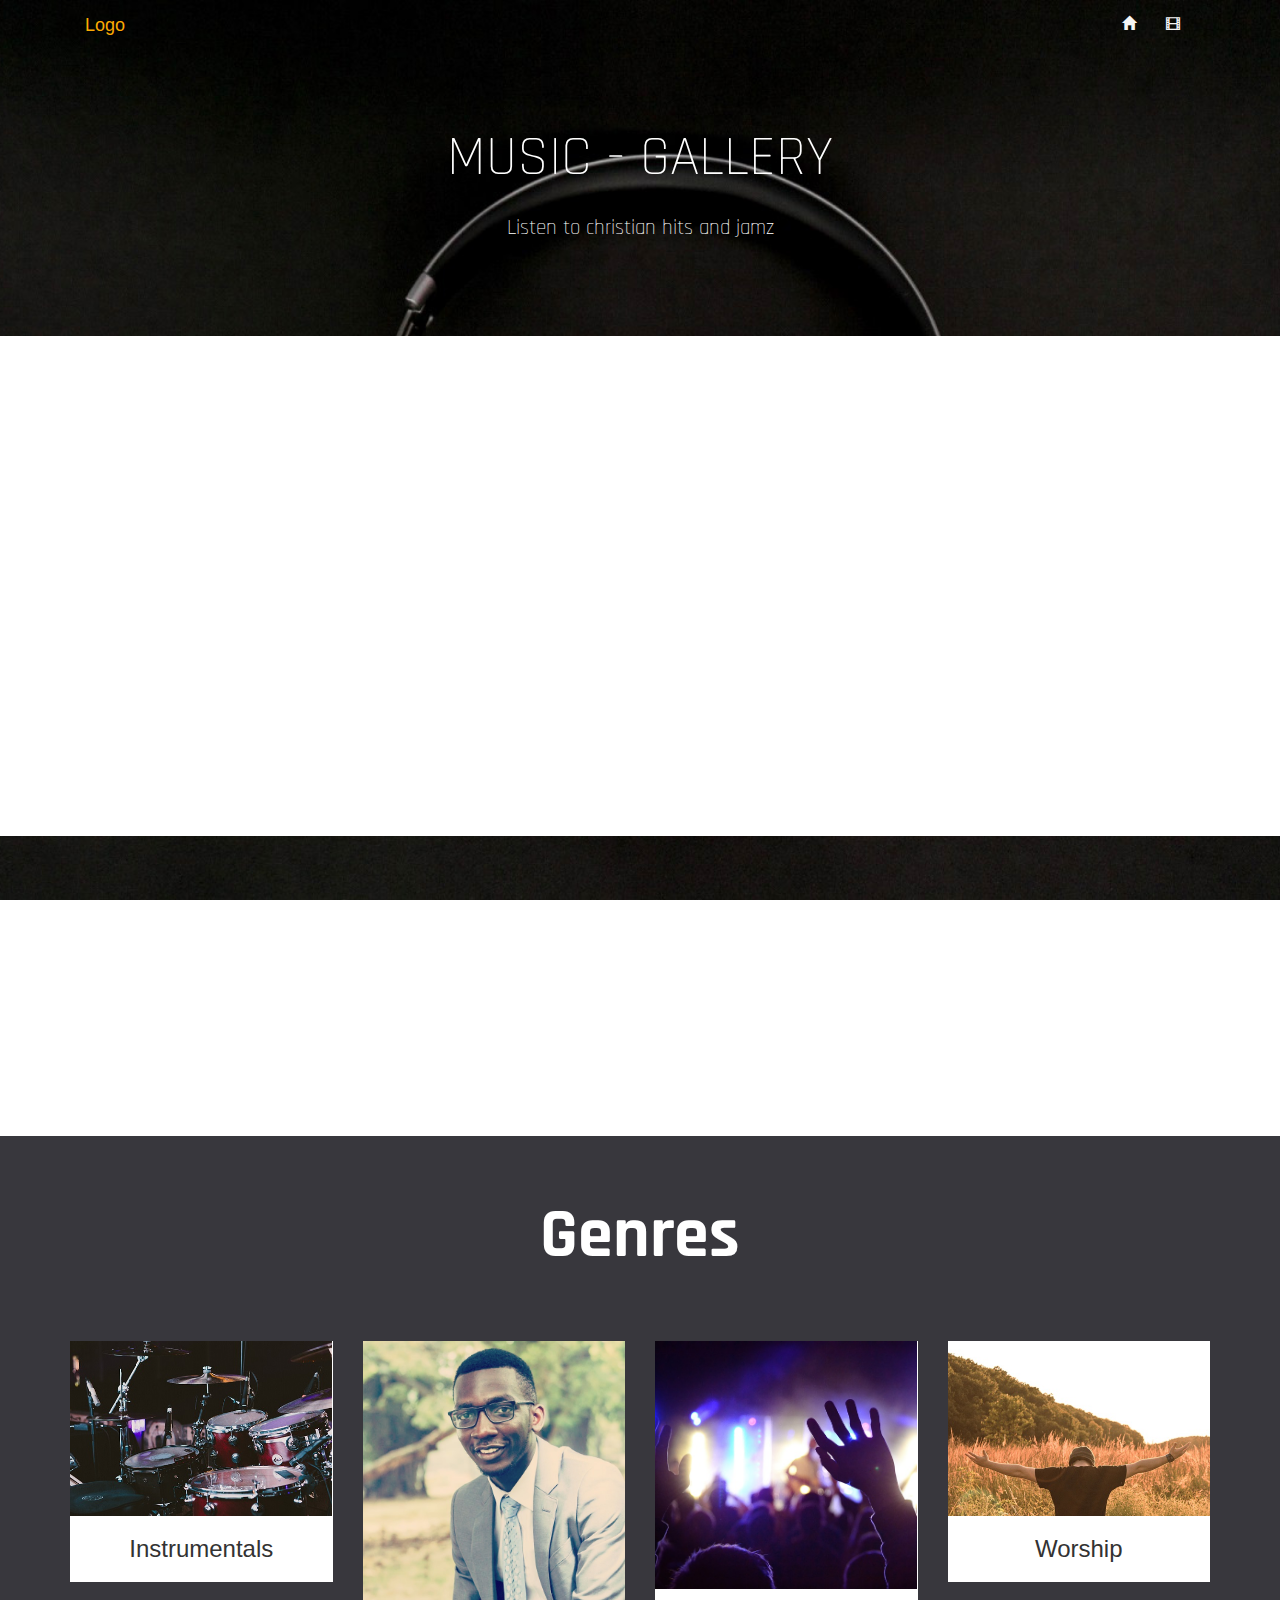
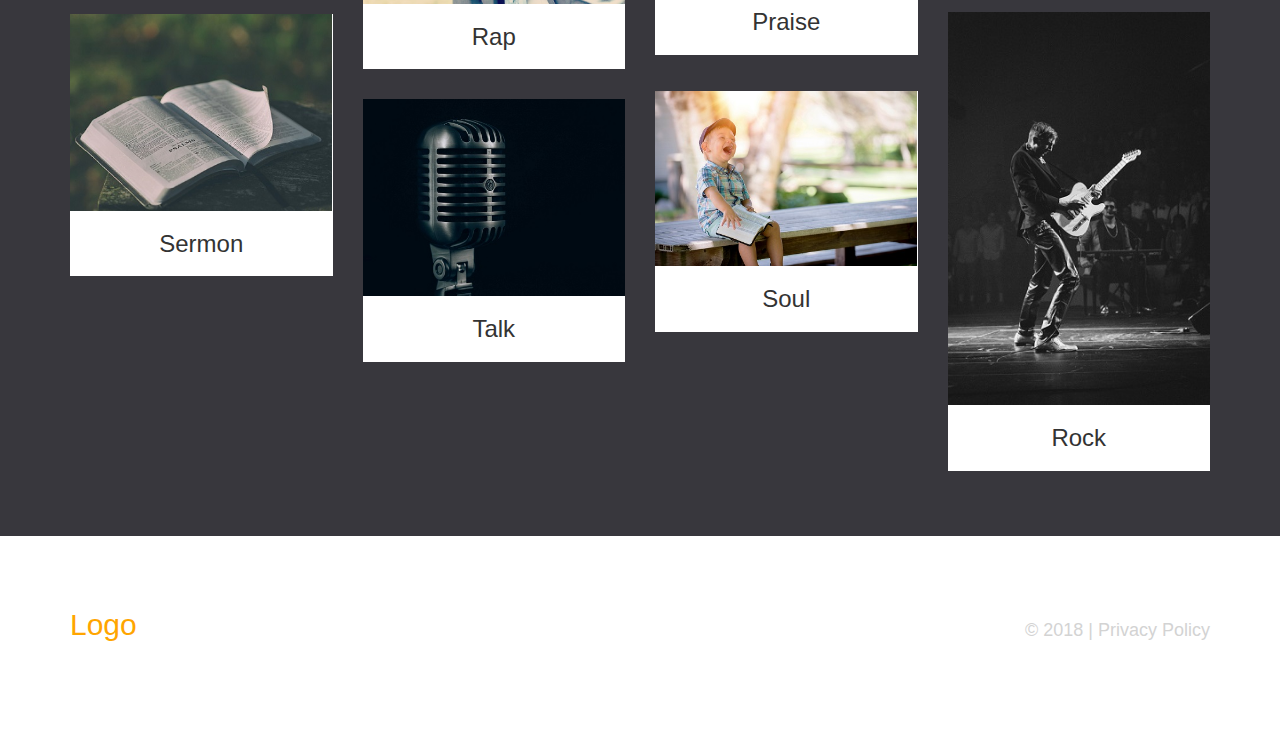
<file: html/music.html>
<html>
  <head>
    <meta name="viewport" content="width=device-width, initial-scale=1, minimum-scale=1, maximum-scale=1" />  
    <meta charset="utf-8"/>
    <title>Music | Parish</title>
    <link rel="stylesheet" type="text/css" href="../lib/bootstrap/dist/css/bootstrap.min.css"/>
    <link rel="stylesheet" href="https://maxcdn.bootstrapcdn.com/bootstrap/3.3.7/css/bootstrap.min.css">
    <link rel="stylesheet" type="text/css" href="../css/site.css"/>
    <link rel="stylesheet" type="text/css" href="../css/video.css"/>
    <link rel="stylesheet" type="text/css" href="../css/music.css"/>
    <link href="https://fonts.googleapis.com/css?family=Kalam:300,400,700|Rajdhani:300,400,500,600,700" rel="stylesheet">
  </head>
  <body>
    <div class="specs">
      <div class="container">
        <nav class="navbar navbar-inverse my-navbar">
          <div class="container-fluid nav-narrow">
            <div class="navbar-header">
              <button type="button" class="navbar-toggle collapsed" data-toggle="collapse" data-target="#music-collapse" aria-expanded="false">
                <span class="sr-only">Toggle navigation</span>
                <span class="icon-bar"></span>
                <span class="icon-bar"></span>
                <span class="icon-bar"></span>
              </button>
              <a class="navbar-brand" href="index.html">Logo</a>
            </div>

            <div class="collapse navbar-collapse" id="music-collapse">
              <ul class="nav navbar-nav navbar-right">
                <li class="spacer"><a href="index.html"><span class="glyphicon glyphicon-home"></span></a></li>
                <li class="spacer"><a href="video.html"><span class="glyphicon glyphicon-film"></span></a></li>
              </ul>
            </div>
          </div>
        </nav>
      </div>

        <div class="jumbotron text-center transparency">
          <p id="big-text">MUSIC - GALLERY</h1>
          <p id="small-text">Listen to christian hits and jamz</p>
        </div>
      </div>

     <div class="total">
       <div class="container">
         
       </div>
     </div> 

    <div class="empty">
       <div class="container">
         
       </div>
     </div> 

    <div class="musiccustom">
      <p class="text-center">
        <input type="button" id="backButton" value="Back">
        <label id="title" class="text-center">Genres</label>
      </p>
      <div class="container" id="mainpage">
        <div class="row" id="row1">
          <div class="col-md-3">
            <div class="thumbnail" id="instrumentalsid">
              <a href="#"></a>
              <img src="../img/Drumset.jpg" alt="Picture">
              <div class="caption">
                <h3 class="text-center">Instrumentals</h3>
              </div>
            </div>
          </div>
          <div class="col-md-3">
            <div class="thumbnail" id="rapId">
              <a href="#"></a>
              <img src="../img/BroOlu.jpg" alt="Picture">
              <div class="caption">
                <h3 class="text-center">Rap</h3>
              </div>
            </div>
          </div>
          <div class="col-md-3">
            <div class="thumbnail" id="praiseId">
              <a type="button"></a>
              <img src="../img/worship.jpg" alt="Picture">
              <div class="caption">
                <h3 class="text-center">Praise</h3>
              </div>
            </div>
          </div>
          <div class="col-md-3">
            <div class="thumbnail" id="worshipId">
              <a href="#"></a>
              <img src="../img/worshipfieldm.jpg" alt="Picture">
              <div class="caption">
                <h3 class="text-center">Worship</h3>
              </div>
            </div>
          </div>
        </div>
        <div class="row" id="row2">
          <div class="col-md-3">
            <div class="thumbnail" id="sermonId">
              <a href="#"></a>
              <img src="../img/biblem.jpg" alt="Picture">
              <div class="caption">
                <h3 class="text-center">Sermon</h3>
              </div>
            </div>
          </div>
          <div class="col-md-3">
            <div class="thumbnail" id="talkId">
              <a href="#"></a>
              <img src="../img/Mictalk.jpg" alt="Picture">
              <div class="caption">
                <h3 class="text-center">Talk</h3>
              </div>
            </div>
          </div>
          <div class="col-md-3">
            <div class="thumbnail" id="soulId">
              <a href="#"></a>
              <img src="../img/ChildSoulm.jpg" alt="Picture">
              <div class="caption">
                <h3 class="text-center">Soul</h3>
              </div>
            </div>
          </div>
          <div class="col-md-3">
            <div class="thumbnail" id="rockId">
              <a href="#"></a>
              <img src="../img/RockGuitaristm.jpg" alt="Picture">
              <div class="caption">
                <h3 class="text-center">Rock</h3>
              </div>
            </div>
          </div>
        </div>
      </div>
      <div id="preload" class="container">
          <iframe scrolling="no" frameborder="no" allow="autoplay" src="https://w.soundcloud.com/player/?url=https%3A//api.soundcloud.com/playlists/430832651%3Fsecret_token%3Ds-0Xzhs&amp;color=%23ff5500&amp;auto_play=false&amp;hide_related=false&amp;show_comments=true&amp;show_user=true&amp;show_reposts=false&amp;show_teaser=true&amp;visual=true;download=true"></iframe>
        </div>
      </div>

    <section id="footer">
      <div class="container-fluid">
        <div class="container">
          <h2>Logo</h2>
          <h4>&copy; 2018 | Privacy Policy</h4>
        </div>
      </div>
    </section>

    <script src="../lib/jquery/dist/jquery.min.js"></script>
    <script src="../lib/bootstrap/dist/js/bootstrap.min.js"></script>
    <script
    src="https://code.jquery.com/jquery-3.2.1.js"
    integrity="sha256-DZAnKJ/6XZ9si04Hgrsxu/8s717jcIzLy3oi35EouyE="
    crossorigin="anonymous"></script>
    <script src="https://maxcdn.bootstrapcdn.com/bootstrap/3.3.7/js/bootstrap.min.js"></script>
    <script src="../js/music.js"></script>
  </body>
</html>
</file>
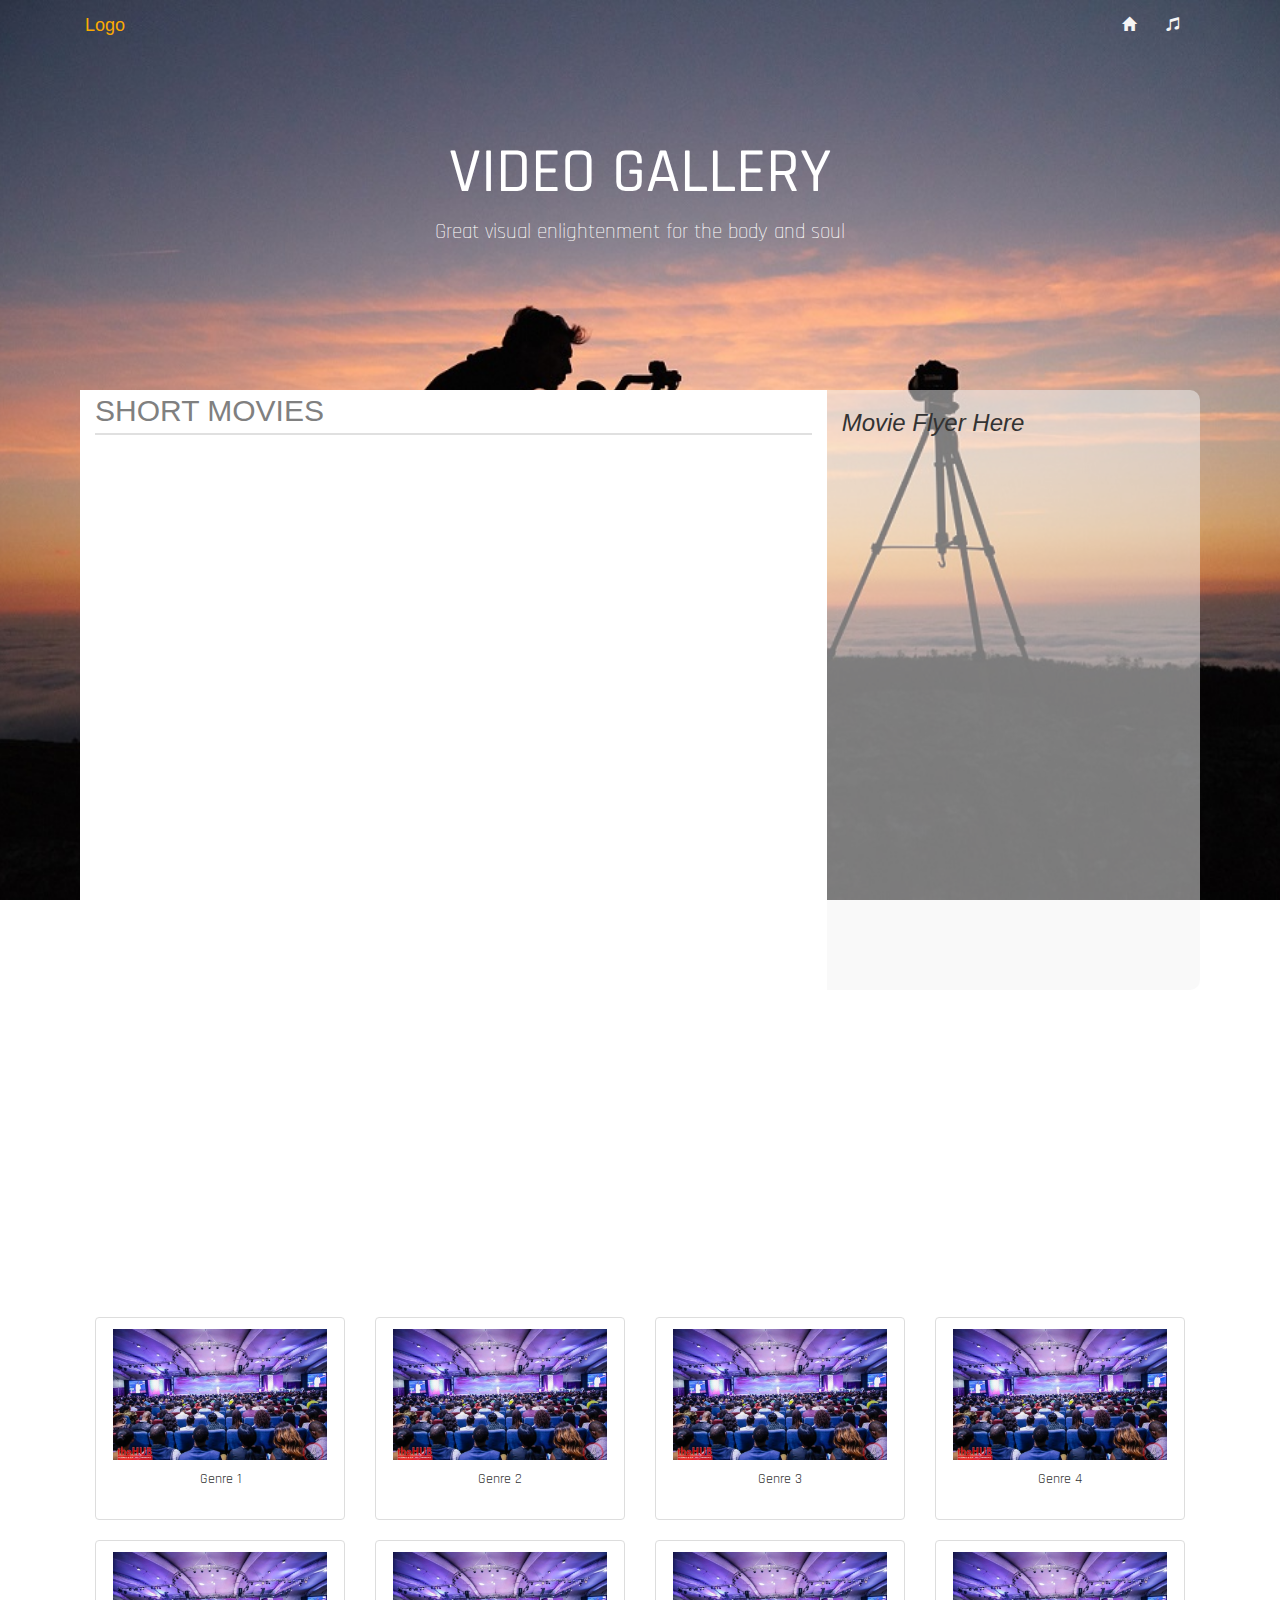
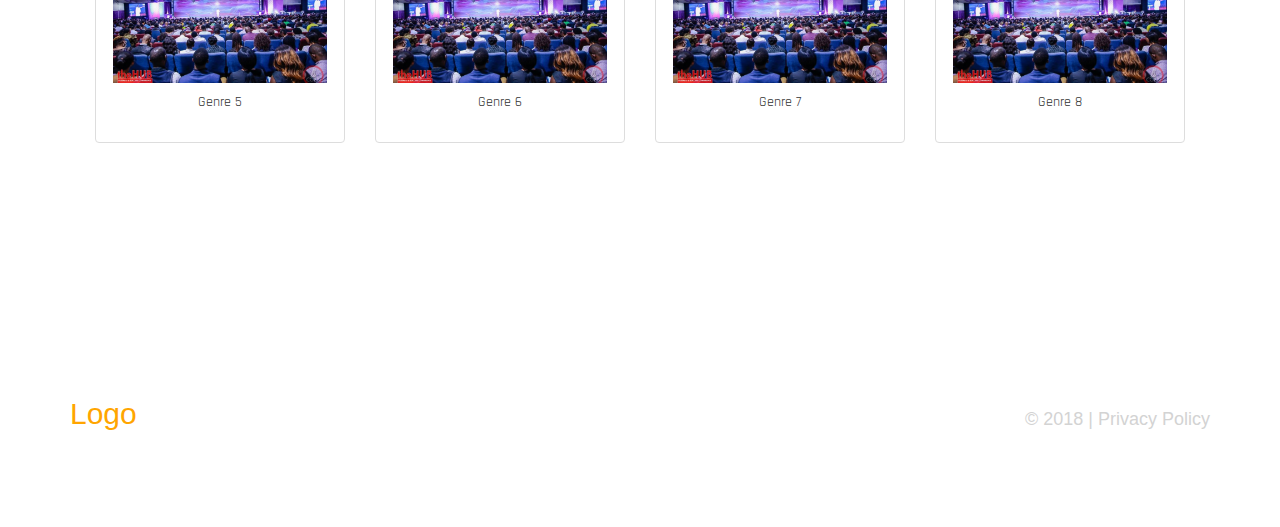
<file: html/video.html>
<!DOCTYPE html>
<html>
  <head>
    <meta charset="utf-8"/>
    <meta name="viewport" content="width=device-width, initial-scale=1, minimum-scale=1, maximum-scale=1" />  
    <title>Videos | Parish</title>
    <link rel="stylesheet" type="text/css" href="../lib/bootstrap/dist/css/bootstrap.min.css"/>
    <link rel="stylesheet" href="https://maxcdn.bootstrapcdn.com/bootstrap/3.3.7/css/bootstrap.min.css">
    <link rel="stylesheet" type="text/css" href="../css/site.css"/>
    <link rel="stylesheet" type="text/css" href="../css/video.css"/>
    <link href="https://fonts.googleapis.com/css?family=Kalam:300,400,700|Rajdhani:300,400,500,600,700" rel="stylesheet">
  </head>
  <body class="animate-bottom">
    <div class="specs">
      <div class="container">
        <nav class="navbar navbar-inverse my-navbar">
          <div class="container-fluid nav-narrow">
            <div class="navbar-header">
              <button type="button" class="navbar-toggle collapsed" data-toggle="collapse" data-target="#video-collapse" aria-expanded="false">
                <span class="sr-only">Toggle navigation</span>
                <span class="icon-bar"></span>
                <span class="icon-bar"></span>
                <span class="icon-bar"></span>
              </button>
              <a class="navbar-brand" href="index.html#">Logo</a>
            </div>
 
            <div class="collapse navbar-collapse" id="video-collapse">
              <ul class="nav navbar-nav navbar-right">
                <li class="spacer"><a href="index.html"><span class="glyphicon glyphicon-home"></span></a></li>
                <li class="spacer"><a href="music.html"><span class="glyphicon glyphicon-music"></span></a></li>
              </ul>
            </div>
          </div>
        </nav>
      </div>

      <div class="jumbotron text-center transparency" style="margin-bottom:0px;">
        <h1>VIDEO GALLERY</h1>
        <p>Great visual enlightenment for the body and soul</p>
      </div>
    </div>

           
    <div class="container" style="padding:80px 40px 10px 40px;">
      <div class="row">
        <div class="container-fluid vid-responsive col-md-8 col-lg-8 col-sm-12" style="background-color: #ffffff" >
          <div class="title-text">SHORT MOVIES</div>
          <iframe src="montage.html"></iframe>
        </div>
        <div id="flyer" class="col-md-4 col-lg-4 col-xs-12 great-text flyer" style="border-top-right-radius: 10px;border-bottom-right-radius: 10px;">
          <h3><i>Movie Flyer Here</i></h3>
        </div>
      </div>
  

    <div id="test">
      <h1 class="text-center" id="vid2">Music Videos</h1>
      <div class="row" id="slider1">
          <div class="col-md-3 col-lg-3 col-xs-12">
            <div class="thumbnail" id="thumb1">
              <a class="btn">
              <img alt="Image 1" src="../img/coza.jpg" />
              <div class="caption">
                <p>Genre 1</p>
              </div>
            </a>
            </div>
          </div>
          <div class="col-md-3 col-lg-3 col-xs-12">
            <div class="thumbnail" id="thumb2">
              <a class="btn">
              <img alt="Image 1" src="../img/coza.jpg"/>
              <div class="caption">
                <p>Genre 2</p>
              </div>
            </a>
            </div>
          </div>
          <div class="col-md-3 col-lg-3 col-xs-12">
            <div class="thumbnail" id="thumb3">
              <a class="btn">
              <img alt="Image 1" src="../img/coza.jpg"/>
              <div class="caption">
                <p>Genre 3</p>
              </div>
            </a>
            </div>
          </div>
          <div class="col-md-3 col-lg-3 col-xs-12">
            <div class="thumbnail" id="thumb4">
              <a class="btn">
              <img alt="Image 1" src="../img/coza.jpg"/>
              <div class="caption">
                <p>Genre 4</p>
              </div>
            </a>
            </div>
          </div>
          <div class="col-md-3 col-lg-3 col-xs-12">
            <div class="thumbnail" id="thumb5">
              <a class="btn">
              <img alt="Image 1" src="../img/coza.jpg" />
              <div class="caption">
                <p>Genre 5</p>
              </div>
            </a>
            </div>
          </div>
          <div class="col-md-3 col-lg-3 col-xs-12">
            <div class="thumbnail" id="thumb6">
              <a class="btn">
              <img alt="Image 1" src="../img/coza.jpg"/>
              <div class="caption">
                <p>Genre 6</p>
              </div>
            </a>
            </div>
          </div>
          <div class="col-md-3 col-lg-3 col-xs-12">
            <div class="thumbnail" id="thumb7">
              <a class="btn">
              <img alt="Image 1" src="../img/coza.jpg"/>
              <div class="caption">
                <p>Genre 7</p>
              </div>
            </a>
            </div>
          </div>
          <div class="col-md-3 col-lg-3 col-xs-12">
            <div class="thumbnail" id="thumb8">
              <a class="btn">
              <img alt="Image 1" src="../img/coza.jpg"/>
              <div class="caption">
                <p>Genre 8</p>
              </div>
            </a>
            </div>
          </div>
        </div>
      </div>
      
        <div class="row" id="vimeoSlide">
          <div id="flyer" class="col-md-4 col-lg-4 col-xs-12 great-text flyer" style="border-top-left-radius: 10px;border-bottom-left-radius: 10px;">
          <button id="backBtn">Back</button>
            <h3><i>Music Video Flyer Here</i></h3>
          </div>
          <div class="container-fluid vid-responsive col-md-8 col-lg-8 col-xs-12" style="background-color: #ffffff" >
          <iframe src="montage.html"></iframe>
          </div>
        </div>
    </div>


    <div class="container-fluid" style="height:200px;background:0">
      <div class="container">
        <h2 style="color:orange;padding-top:20px;position:relative;top:30px;">Logo</h2>
        <h4 style="color:lightgrey;text-align:right;">&copy; 2018 | Privacy Policy</h4>
      </div>
    </div>
  </body>

    <script src="../lib/jquery/dist/jquery.min.js"></script>
    <script src="../lib/bootstrap/dist/js/bootstrap.min.js"></script>
    <script
    src="https://code.jquery.com/jquery-3.2.1.js"
    integrity="sha256-DZAnKJ/6XZ9si04Hgrsxu/8s717jcIzLy3oi35EouyE="
    crossorigin="anonymous"></script>
    <script src="https://maxcdn.bootstrapcdn.com/bootstrap/3.3.7/js/bootstrap.min.js"></script>
    <script type="text/javascript" src="../js/site.js"></script>
</html>
</file>
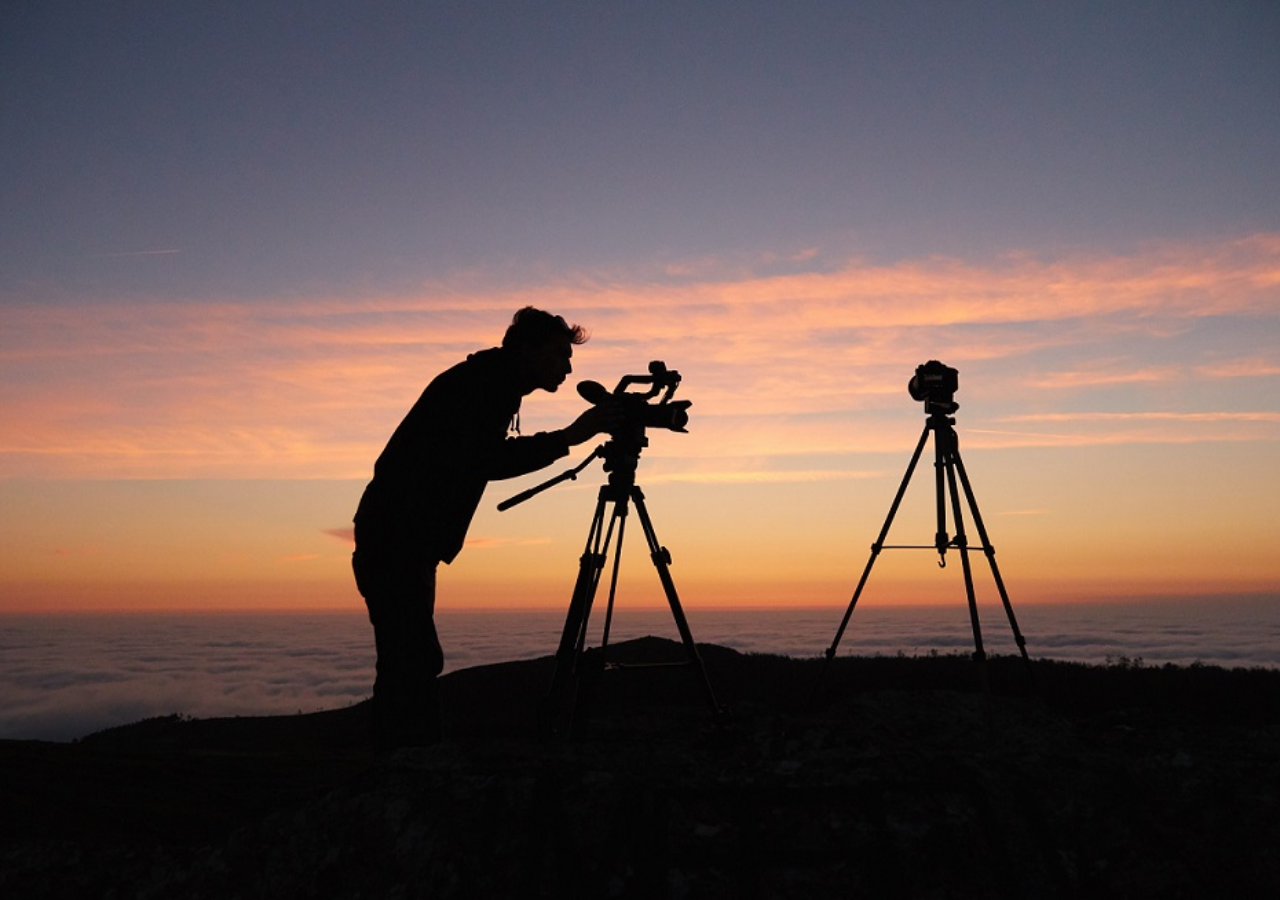
<file: html/vidini.html>
<!DOCTYPE html>
<html>
  <head>
    <meta charset="utf-8"/>
    <meta name="viewport" content="width=device-width, initial-scale=1, minimum-scale=1, maximum-scale=1" />  
    <title>Videos | Parish</title>
    <link rel="stylesheet" type="text/css" href="../lib/bootstrap/dist/css/bootstrap.min.css"/>
    <link rel="stylesheet" href="https://maxcdn.bootstrapcdn.com/bootstrap/3.3.7/css/bootstrap.min.css">
    <link rel="stylesheet" type="text/css" href="../css/site.css"/>
    <link rel="stylesheet" type="text/css" href="../css/video.css"/>
    <link href="https://fonts.googleapis.com/css?family=Kalam:300,400,700|Rajdhani:300,400,500,600,700" rel="stylesheet">
  </head>
  <body>
      
    </body>
    <script src="../lib/jquery/dist/jquery.min.js"></script>
    <script src="../lib/bootstrap/dist/js/bootstrap.min.js"></script>
    <script
    src="https://code.jquery.com/jquery-3.2.1.js"
    integrity="sha256-DZAnKJ/6XZ9si04Hgrsxu/8s717jcIzLy3oi35EouyE="
    crossorigin="anonymous"></script>
    <script src="https://maxcdn.bootstrapcdn.com/bootstrap/3.3.7/js/bootstrap.min.js"></script>
    <script type="text/javascript" src="../js/site.js"></script>
</html>
</file>
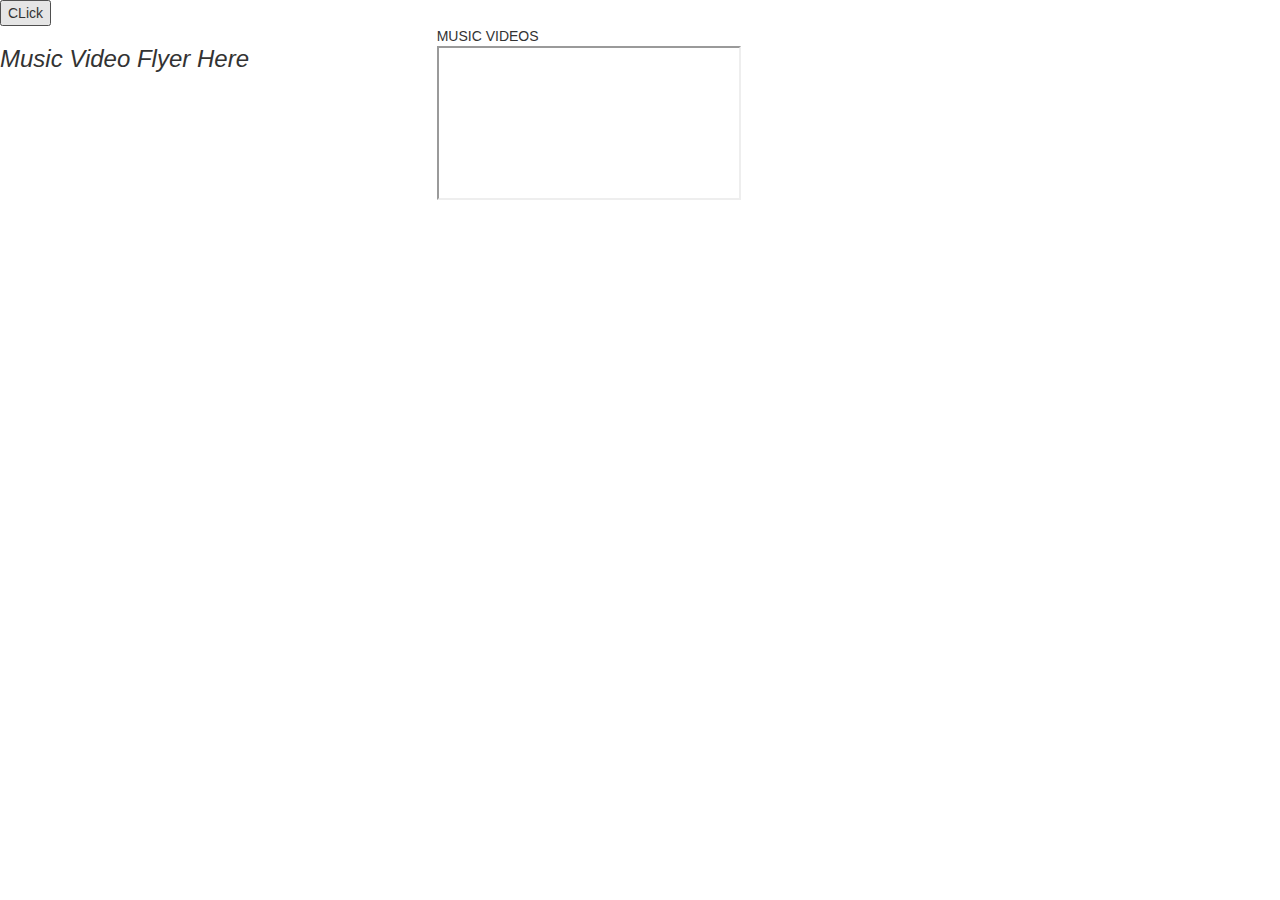
<file: html/vimeo.html>
<!DOCTYPE html>
<html>
  <head>
    <meta name="viewport" content="width=device-width, initial-scale=1.0"/>
    <meta charset="utf-8"/>
    <link href="https://fonts.googleapis.com/css?family=Kalam:300,400,700|Rajdhani:300,400,500,600,700" rel="stylesheet">
    <link rel="stylesheet" type="text/css" href="../lib/bootstrap/dist/css/bootstrap.min.css"/>
    <link rel="stylesheet" href="https://maxcdn.bootstrapcdn.com/bootstrap/3.3.7/css/bootstrap.min.css">
    <link rel="stylesheet" href="https://cdnjs.cloudflare.com/ajax/libs/font-awesome/4.7.0/css/font-awesome.min.css">
    <link rel="stylesheet" type="text/css" href="../css/site.css"/>
    <link rel="stylesheet" type="text/css" href="../css/gallery.css"/>
    <script src="https://ajax.googleapis.com/ajax/libs/jquery/3.3.1/jquery.min.js"></script>
  </head>

<body>
    <button id="testClick">CLick</button>
	<div class="row">
        <div id="flyer" class="col-md-4 col-lg-4 col-xs-12 great-text flyer" style="border-top-left-radius: 10px;border-bottom-left-radius: 10px;">
          <h3><i>Music Video Flyer Here</i></h3>
        </div>
        <div class="container-fluid vid-responsive col-md-8 col-lg-8 col-xs-12" style="background-color: #ffffff" >
          <div class="title-text2">MUSIC VIDEOS</div>
          <iframe src="montage.html"></iframe>
        </div>
      </div>
    </div>

    <script src="../lib/jquery/dist/jquery.min.js"></script>
    <script src="../lib/bootstrap/dist/js/bootstrap.min.js"></script>
    <script
    src="https://code.jquery.com/jquery-3.2.1.js"
    integrity="sha256-DZAnKJ/6XZ9si04Hgrsxu/8s717jcIzLy3oi35EouyE="
    crossorigin="anonymous"></script>
    <script src="https://maxcdn.bootstrapcdn.com/bootstrap/3.3.7/js/bootstrap.min.js"></script>
    <script type="text/javascript" src="../js/site.js"></script>
</body>
</html>
</file>
<file: css/site.css>
h1,p{
  font-family: 'Rajdhani', sans-serif;
}


.navbar-inverse .navbar-nav>li>a {
    color: whitesmoke;
  } 

.navbar-nav>li>a:hover{
  border-top:3px solid #3498db;
  height:47px;
}

.navbar-inverse .navbar-brand {
    color: #FAAA03;
}

.top-section{
  height:1700px;
  background-image: url(../img/GuitarPerson2.jpg);
  background-size: cover;
  background-position: center;
  background-attachment: fixed;
  background-repeat: no-repeat;
  padding-top:100px;
}

.my-navbar{
  border-radius: 0px;
  background-color: rgba(0, 0, 0, 0);
  border:0;
}

.grey-text{
  color:whitesmoke;
  margin:auto;
  margin-top:200px;
  padding-bottom: 70px;
}

.white-text{
  color:white;
  text-align: center;
}

.carousel{
    height:320px;
}

.centered-width{
  width:60%;
  margin: auto;
}

.trans{
  background-color: rgba(0, 0, 0, 0);
}

h1{
  font-size: 5em;
}

.regulator{
  position: relative;
  height:650px;
}

.granit{
  height: 300px;
  width:300px;
  background-color: #3498db;
  border-radius:50%;
  margin: auto;
  margin-top: 150px;
}

#i-first,#i-second{
  font-size: 15em;
  color:white;
  margin-left: 40px;
  margin-top:40px;
}

.top-text>h1{
  margin-bottom: 50px;
}

.top-text>p{
  height: 100px;
}

.top-text{
  position: absolute;
  top:75%;
}

.p-begin{
  margin-top:20px;
  opacity: 0.6;
  text-align: center;
  font-size:1.3em;
}

.a-button{
  background-color: rgba(0,0,0,0);
  border: 2px solid #3498db;
  border-radius: 10px;
  color:white;
}

.a-button:hover{
  background-color: #3498db;
  color:black;
}

.about-us{
  height:500px;
  padding-top: 70px;
  background-image: url(../img/Mic2.jpg);
  background-size: cover;
  background-position: center;
  background-repeat: no-repeat;
  background-attachment: fixed;
}

.worship>div{
  height:600px;
  padding-top:80px;
}

.worship>div>div{
  padding-top:80px;
}

.worship-day{
  margin-top: 160px;
  font-size:2em;
  font-weight: bold;
}

.worship-text{
  margin-top: 10px;
  font-size:1.5em;
  font-weight: bold;
  text-decoration: underline;
  color:whitesmoke;
}


.card{
  height:200px;
  width:90%;
  margin:auto;
}

.firstc,.secondc,.thirdc,.fourthc{
  width:100%;
}

.first{
  background-image: url(../img/congregation1.jpg);
}
.first>div>p{
  color: #a0bece;
}
#first-flip>.back{
  background-color: #4f6a7b;
}

.second{
  background-image: url(../img/coza1.jpg);
}
.second>div>p{
  color:#dabfbf;
}
#second-flip>.back{
  background-color: #dabfbf
}

.third{
  background-image: url(../img/prayer1.jpg);
}
.third>div>p{
  color:#768360;
}
#third-flip>.back{
  background-color: #313c1e
}

.fourth{
  background-image: url(../img/concert-silhouette1.jpg);
}
.fourth>div>p{
  color:#bca996;
}
#fourth-flip>.back{
  background-color: #412e1b
}

.flip > .front {
    position: absolute;
    transform: perspective(600px) rotateY(0deg);
    -webkit-transform: perspective(600px) rotateY(0deg);
    backface-visibility: hidden;
    transition: transform .3s linear 0s;
    -webkit-transition: transform .3s linear 0s;
    width: 80%;
    height: 100%;
    background-size:cover;
}

.flip > .back {
    position: absolute;
    transform: perspective(600px) rotateY(180deg);
    -webkit-transform: perspective(600px) rotateY(180deg);
    backface-visibility: hidden;
    transition: transform .3s linear 0s;
    -webkit-transition: transform .3s linear 0s;
    width: 80%;
    height: 100%;
}

.flip:hover > .front {
    transform: perspective(600px) rotateY(-180deg);
}

.flip:hover > .back {
    transform: perspective(600px) rotateY(0deg);
}

#greeting>div{
  background-color:#38373d;
  padding-top:80px;
  height:500px;
}

#greeting>div>h1{
  margin-bottom:5px;
  color:white;
}

#greeting>div>h3{
  color:#3498db;
  margin-top:0px;
  margin-bottom:50px;
}

#greeting>div>p{
  opacity:0.4;
}

.pro-height{
  height:500px;
  border: 2px solid lightgrey;
  border-left:0;
}

.pro-pic{
  margin:auto;
  height:150px;
  width:150px;
  margin-top:20px;
  -moz-border-radius: 50%;
  -webkit-border-radius:50%;
  border-radius: 50%;
  background-image: url(../img/BroOlu.jpg);
  background-size: cover;
  background-position: center;
}

.pro-text {
  margin-top: 50px;
}

#about>div>div>.about-us>h1{
  color:white;
  margin-bottom:60px;
  text-align:center;
}

#about > div > div > .about-us > h3{
  color:#3498db;
  margin-top:0px;
  margin-bottom:5px;
  text-align:center;
}

#about>div>div>.about-us>p{
  text-align:center;
  opacity:0.5;
  margin-top:10px;
}

.contact-icon{
  position: relative;
  top:100px;
  color: lightgray;
}

.contact-text{
  position: absolute;
  left:100px;
  top:120px;
  color: #58575f;
}

.full{
  height:100%;
  width:100%;
}

#contact>div{
  height:300px;
  background-color:#3498db;
}

#contact>div>div{
  margin:auto;
}

#contact>div>div>div{
  margin:auto;
}

#contact>div>div>div>h1{
  height:100%;
}

.l{
  top:150px;
}

.ad{
  height:100%;
}

ul{
  list-style-type: none;
  display: block;
}

.social{
  display: inline-block;
  float: left;
  margin-left: 5px;
}

.inline-list li .fa {
    display:inline-block;
    position: relative;
    top:111.5px;
    left:-26px;
    width: 77px;
    height: 77px;
    font-size: 25px;
    line-height: 77px;
    text-align: center;
    color: #58575f;
    background: lightgray;
    -moz-border-radius: 50%;
    -webkit-border-radius:50%;
    border-radius: 50%;
}

#copyright>div{
    height:200px;
    background-color:#38373d;
}

#copyright>div>div>h2{
  color:orange;
  padding-top:20px;
  width:50px;
  position: relative;
  top:30;
}

#copyright>div>div>h4{
  color:lightgrey;
  text-align:right;
}


@media screen and (max-width:767px){
  #myCarousel>.carousel-inner>.carousel-text>.trans>h1{
    font-size: 1.5em;
  }
  .info>.container-fluid>.row>.regulator{
    height:250px;
  }
  .info>.container-fluid>.row>.regulator>i{
    font-size:6em;
  }
  .info>.container-fluid>.row>.regulator>div>.white-text{
    height:100px;
    font-size: 2em;
  }
  .p-begin{
    margin-top:0px;
    opacity: 0.6;
    text-align: center;
    font-size:.5em;
    color:black;
  }
  .white-text{
    height:180px;
  }
  .top-section{
    padding-top: 50px;
  }
  .a-button{
    font-size: 1em;
    padding:5px;
    border-width:1px;
  }
  #footer h2,h4{
    font-size:1em;
  }
  .grey-text{
    margin-top: 70px;
  }
  .granit{
  height: 140px;
  width:140px;
  border-radius:50%;
  margin: auto;
  margin-top: 150px;
  }

  #i-first,#i-second{
    font-size: 6em;
    margin-left: 25px;
    margin-top:20px;
  }
  .top-text>h1{
    margin-bottom: 20px;
    height:100px;
  }

  .top-text>.p-begin{
    height: 50px;
    font-size: 1em;
  }

  .top-text>p{
    margin-bottom:20px;
  }

  .top-text{
    position: absolute;
    top:25%;
  }
   #video-gal{
    margin-top:0px;
  }

  #greeting>div>p{
    opacity:0.4;
    font-size:1em;
  }
  .regulator{
    height:570px;
  }
  .worship>div{
    padding-top: 30px;
    height:1050px;
  }
  .worship>div>div{
    padding-top: 40px;
  }
  .flip > .front{
    width:50%;
    margin-left: 25%;
  }
  .flip > .back{
    width:50%;
    margin-left: 25%;
  }
  #about>div>div>.about-us>h1{
    font-size: 4.5em;
  }
  #about>div>div>.about-us>h3{
    font-size: 1.5em;
  }
  #about>div>div>.about-us>p{
    font-size: 1em;
    opacity:0.7; 
  }
  .gallery>div>h1{
    font-size: 4.5em;
  }
  .contact-icon{
    top:20;
  }
  #contact>div>div>div>h1{
    height:20%;
  }
  .contact-text{
    top:40;
  }
  .l{
    top:70;
  }
  .ad{
    height:110px;
  }
  .social{
    margin-left: 35px;
  }

  .inline-list li .fa {
    display:inline-block;
    position: relative;
    top:50;
    left:120;
  }
}

@media screen and (max-width:480px){
  #myCarousel>.carousel-inner>.carousel-text>.trans>h1{
    font-size: 1.5em;
  }
  .info>.container-fluid>.row>.regulator{
    height:250px;
  }
  .info>.container-fluid>.row>.regulator>i{
    font-size:6em;
  }
  .info>.container-fluid>.row>.regulator>div>.white-text{
    height:100px;
    font-size: 2em;
  }
  .p-begin{
    margin-top:0px;
    opacity: 0.6;
    text-align: center;
    font-size:.5em;
  }
  .white-text{
    height:180px;
  }
  .top-section{
    padding-top: 50px;
  }
  .a-button{
    font-size: 1em;
    padding:5px;
    border-width:1px;
  }
  #footer h2,h4{
    font-size:1em;
  }
  .grey-text{
    margin-top: 70px;
  }
  .granit{
  height: 140px;
  width:140px;
  border-radius:50%;
  margin: auto;
  margin-top: 150px;
  }

  #i-first,#i-second{
    font-size: 6em;
    margin-left: 25px;
    margin-top:20px;
  }
  .top-text>h1{
    margin-bottom: 20px;
    height:100px;
  }

  .top-text>.p-begin{
    height: 50px;
    font-size: 1em;
  }

  .top-text>p{
    margin-bottom:20px;
  }

  .top-text{
    position: absolute;
    top:25%;
  }
   #video-gal{
    margin-top:0px;
  }

  #greeting>div>p{
    opacity:0.4;
    font-size:1em;
  }
  .regulator{
    height:570px;
  }
  .worship>div{
    padding-top: 10px;
    height:1050px;
  }
  .worship>div>div{
    padding-top: 20px;
  }
  .flip > .front{
    width:92%;
    margin-left: 0%;
  }
  .flip > .back{
    width:92%;
    margin-left: 0%;
  }
  #about>div>div>.about-us>h1{
    font-size: 4.5em;
  }
  #about>div>div>.about-us>h3{
    font-size: 1.5em;
  }
  #about>div>div>.about-us>p{
    font-size: 1em;
    opacity:0.7; 
  }
  .gallery>div>h1{
    font-size: 4.5em;
  }
  .contact-icon{
    top:20;
  }
  #contact>div>div>div>h1{
    height:20%;
  }
  .contact-text{
    top:40;
  }
  .l{
    top:70;
  }
  .ad{
    height:110px;
  }
  .social{
    margin-left: 35px;
  }

  .inline-list li .fa {
    display:inline-block;
    position: relative;
    top:50;
    left:-26;
  }
}

@media screen and (max-width:425px){
  .a-button{
    margin-top: 15px;
  }
  p.mb-0{
    font-size: .9em;
  }
  p.music-text{
    font-size: 1.3em;
  }
  .social{
    margin-left: 25px;
  }
}

@media screen and (max-width:375px){
  .social{
    margin-left: 10px;
  }
  #gallery>div>h1{
    font-size: 1em;
  }
}

@media screen and (max-width:320px){
  p.mb-0{
    font-size: .8em;
  }
  p.sub-text{
    margin-top: 140px;
  }
  .social{
    margin-left: 10px;
  }
  #gallery>div>h1{
    font-size: .9em;
  }
  .inline-list li .fa {
    height: 60px;
    width: 60px;
  }
  .about-us{
    padding-top: 20px;
  }
  #greeting>div{
    padding-top: 0px;
  }
  .a-button{
    margin-top: 35px;
  }
}

@media screen and (max-width:767px){

}
</file>
<file: css/video.css>
.specs{
  background:0;
}

body{
  background-image:url(../img/VideoShoot.jpg);
  background-size: cover;
  -moz-background-size: cover;
  -webkit-background-size: cover;
  background-repeat: no-repeat;
  background-position: center;
  background-attachment: fixed;
}

.navbar-nav li a:hover{
  border-top:3px solid white;
}

.transparency{
  background-color: rgba(0,0,0,0);
  color:white;
}

a:link{
  color:white;
}

a:hover{
  color:white;
}

.vid-responsive{
    overflow:hidden;
    background-color:rgba(0,0,0,0);
    color:grey;
    height:600px;
    margin-top:0px;
    text-align: center;
    text-decoration-style: dotted;
    margin-bottom: 100px;
    position: relative;
}

.vid-responsive h1{
  text-decoration-line: underline;
  font-size: 4em;
}

iframe{
  border:0;
  height:400px;
  width:100%;
  /**margin:0 10% 0 20%;**/
}

.great-text{
  background-color: rgba(243,243,243,0.5);
  height:600px;
}

.title-text{
  text-align: left;
  font-family: sans-serif;
  font-size: 30px;
  border-bottom: solid;
  border-bottom-width: 2px;
  border-bottom-color: #E0E0E0;
}

.title-text2{
  text-align: right;
  font-family: sans-serif;
  font-size: 30px;
  border-bottom: solid;
  border-bottom-width: 2px;
  border-bottom-color: #E0E0E0;
}

#slider1{
  margin-top: 50px;
  height:600px;
  background:0;
  position:relative;
}

#vimeoSlide{
  position: relative;
  bottom:600px;
  left:1110px;
  z-index: 1;
}

#test>h1{
  margin-top: 100px;
  color: white;
}

@media screen and (max-width:767px){
  .flyer{
    display:none;
  }
}
</file>
<file: css/music.css>
body{
	background-image: url(../img/Headset.jpg);
}

.vid-responsive{
  background-color: #38373d;
  background: #38373d;
}

iframe{
  height: 405px;
  width:80%;
  margin: 0 10%;
}

#big-text{
	font-size: 4em;
	font-color:red;
}

#footer{
  height:200px;
  background:0;
}

#footer>div>div>h2{
  color:orange;
  padding-top:20px;
  position:relative;
  top:30px;
}

#footer>div>div>h4{
  color:lightgrey;
  text-align:right;
}

.empty{
  background-color: rgba(0,0,0,0);
  height:300px;
}

#mainpage{
  position: relative;
}

#preload{
  position: relative;
  z-index: 1;
  bottom:100px;
  margin-top: 150px;
  height:740px;
  background-color: #38373d;
}

.thumbnail{
  border-radius: 0;
  border: 0;
  padding:0;
}

.thumbnail>.caption{
  padding-top:0px;
}

#row2{
  margin-top: 10px;
}

#soulId{
  position:relative;
  bottom: 8px;
}

#rockId{
  position:relative;
  bottom: 87px;
}

#sermonId{
  position:relative;
  bottom: 85px;
}

div.total{
  height:500px;
  background-color: #fff;
}

div.musiccustom{
  padding-top: 50px;
  height:1000px;
  background-color: #38373d;
}

.musiccustom > p{
  color:white;
  margin-bottom: 50px;
}

.musiccustom > p > label{
  font-size: 5em;
}


.musiccustom > p > input{
  height:50px;
  width:50px;
  border-radius:50%;
  background-color: rgba(0,0,0,0);
  position: relative;
  bottom:15px;
}

@media screen and (max-width:480px){
	iframe{
		height: 405px;
  		width:90%;
  		margin: 0 5%;
	}
    #big-text{
		font-size: 1.2em;
		font-color:red;
	}
	#small-text{
		font-size:.5em;
	}
}
</file>
<file: css/gallery.css>
a:link,a:visited,a:hover,a:active{
  text-decoration: none;
}

a:link h1{
  font-size: 5em;
}

a:hover h1{
  font-size: 6em;
}

.music-text{
  color:#ffffff;
  font-size: 25px;
  font-weight: bold;
  position: relative;
}

.video-text{
  color:white;
  position: relative;
  top:140px;
}

.sub-text{

  color: white;
}

.a-house{
  background-image: url(../img/Congregration2.jpg);
  background-size: cover;
  background-repeat: no-repeat;
  height:95%;
  opacity: 0.5;
  margin:2.5%;
  width:45%;
}

.sub-text{
  margin-top: 270px;
}

.a-house:hover{
  background-image: url(../img/Congregration.jpg);
  background-size: cover;
  background-repeat: no-repeat;
  height:95%;
  opacity: 0.9;
  margin:2.5%;
  width:45%;
}

.b-house{
  background-image: url(../img/PrayRain2.jpg);
  background-size: cover;
  background-repeat: no-repeat;
  height:95%;
  opacity: 0.5;
  margin:2.5%;
  width:45%;
}

.b-house:hover{
  background-image: url(../img/PrayRain.jpg);
  background-size: cover;
  background-repeat: no-repeat;
  height:95%;
  opacity: 0.9;
  margin:2.5%;
  width:45%;
}


@media screen and (max-width:767px){
    .music-text{
    margin-top: 100px;
  }
}

@media screen and (max-width:480px){
  .sub-text{
    margin-top: 200px;
  }
}
</file>
